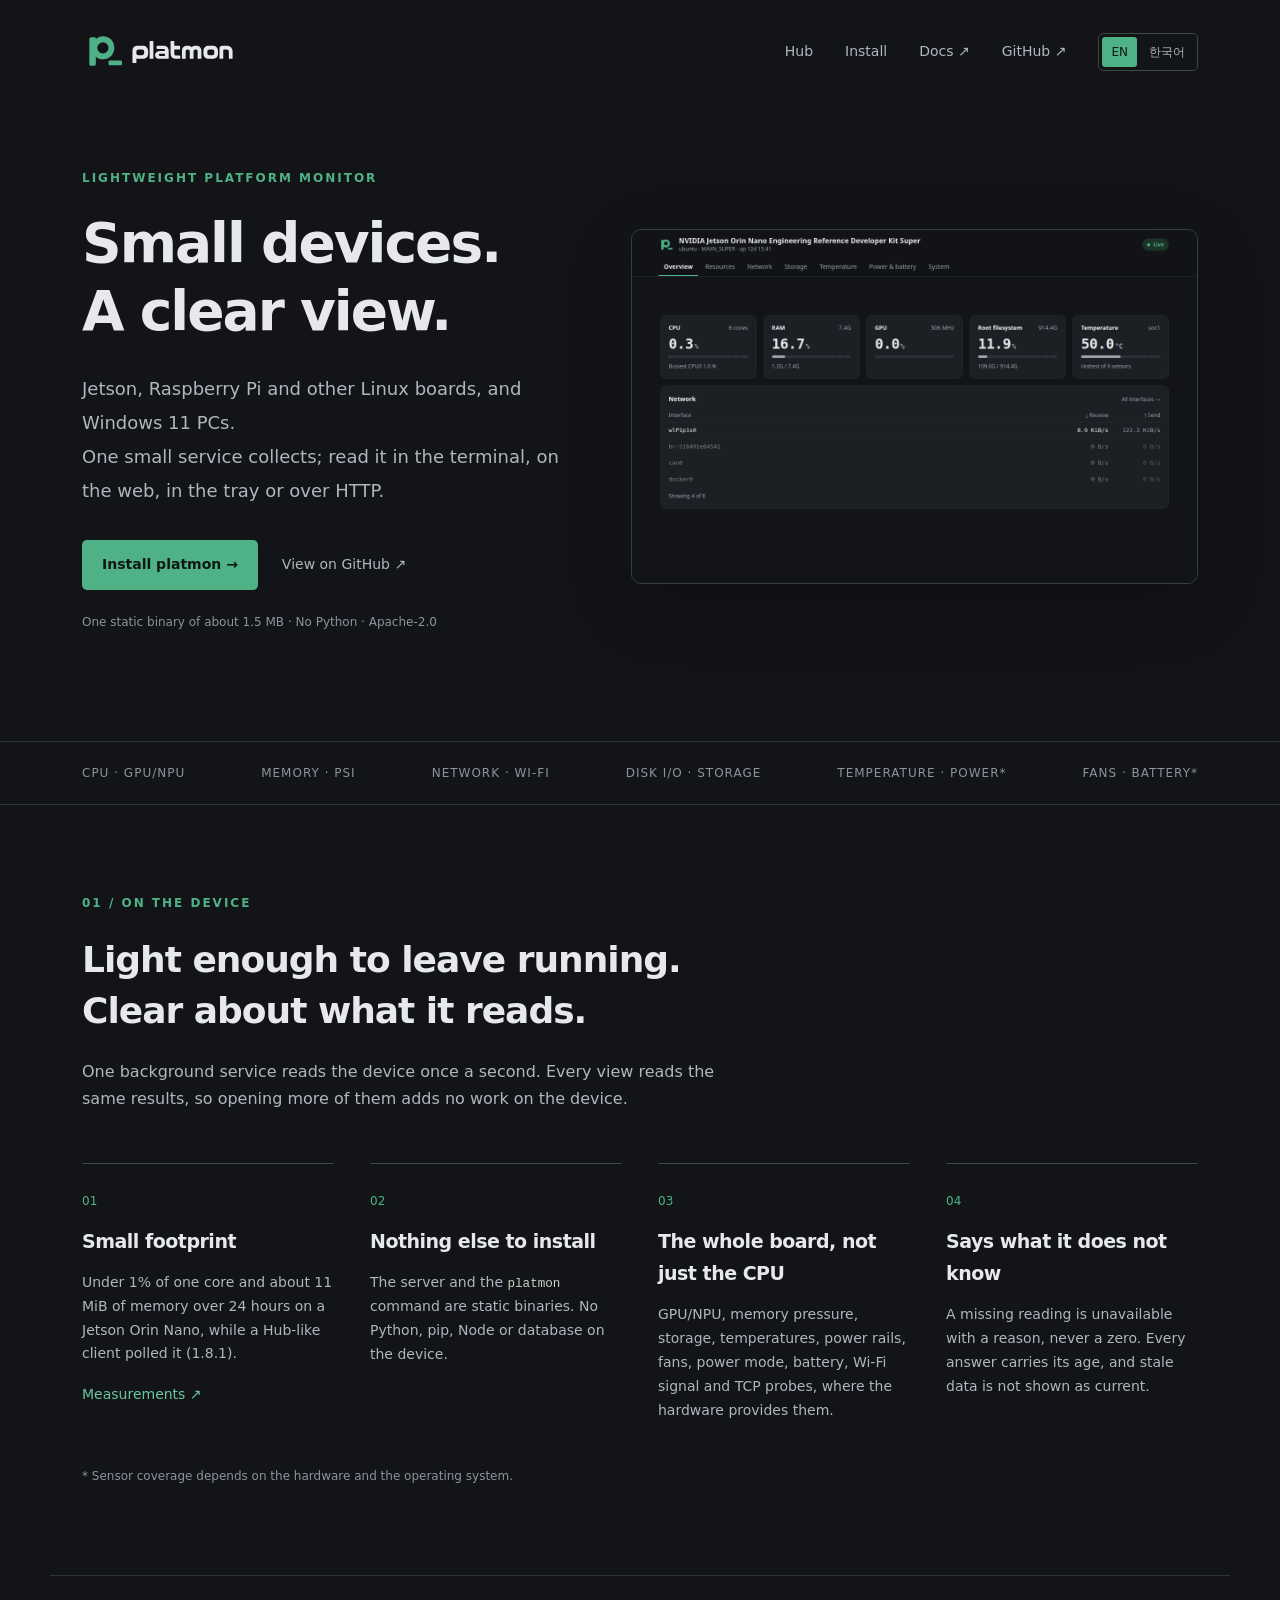
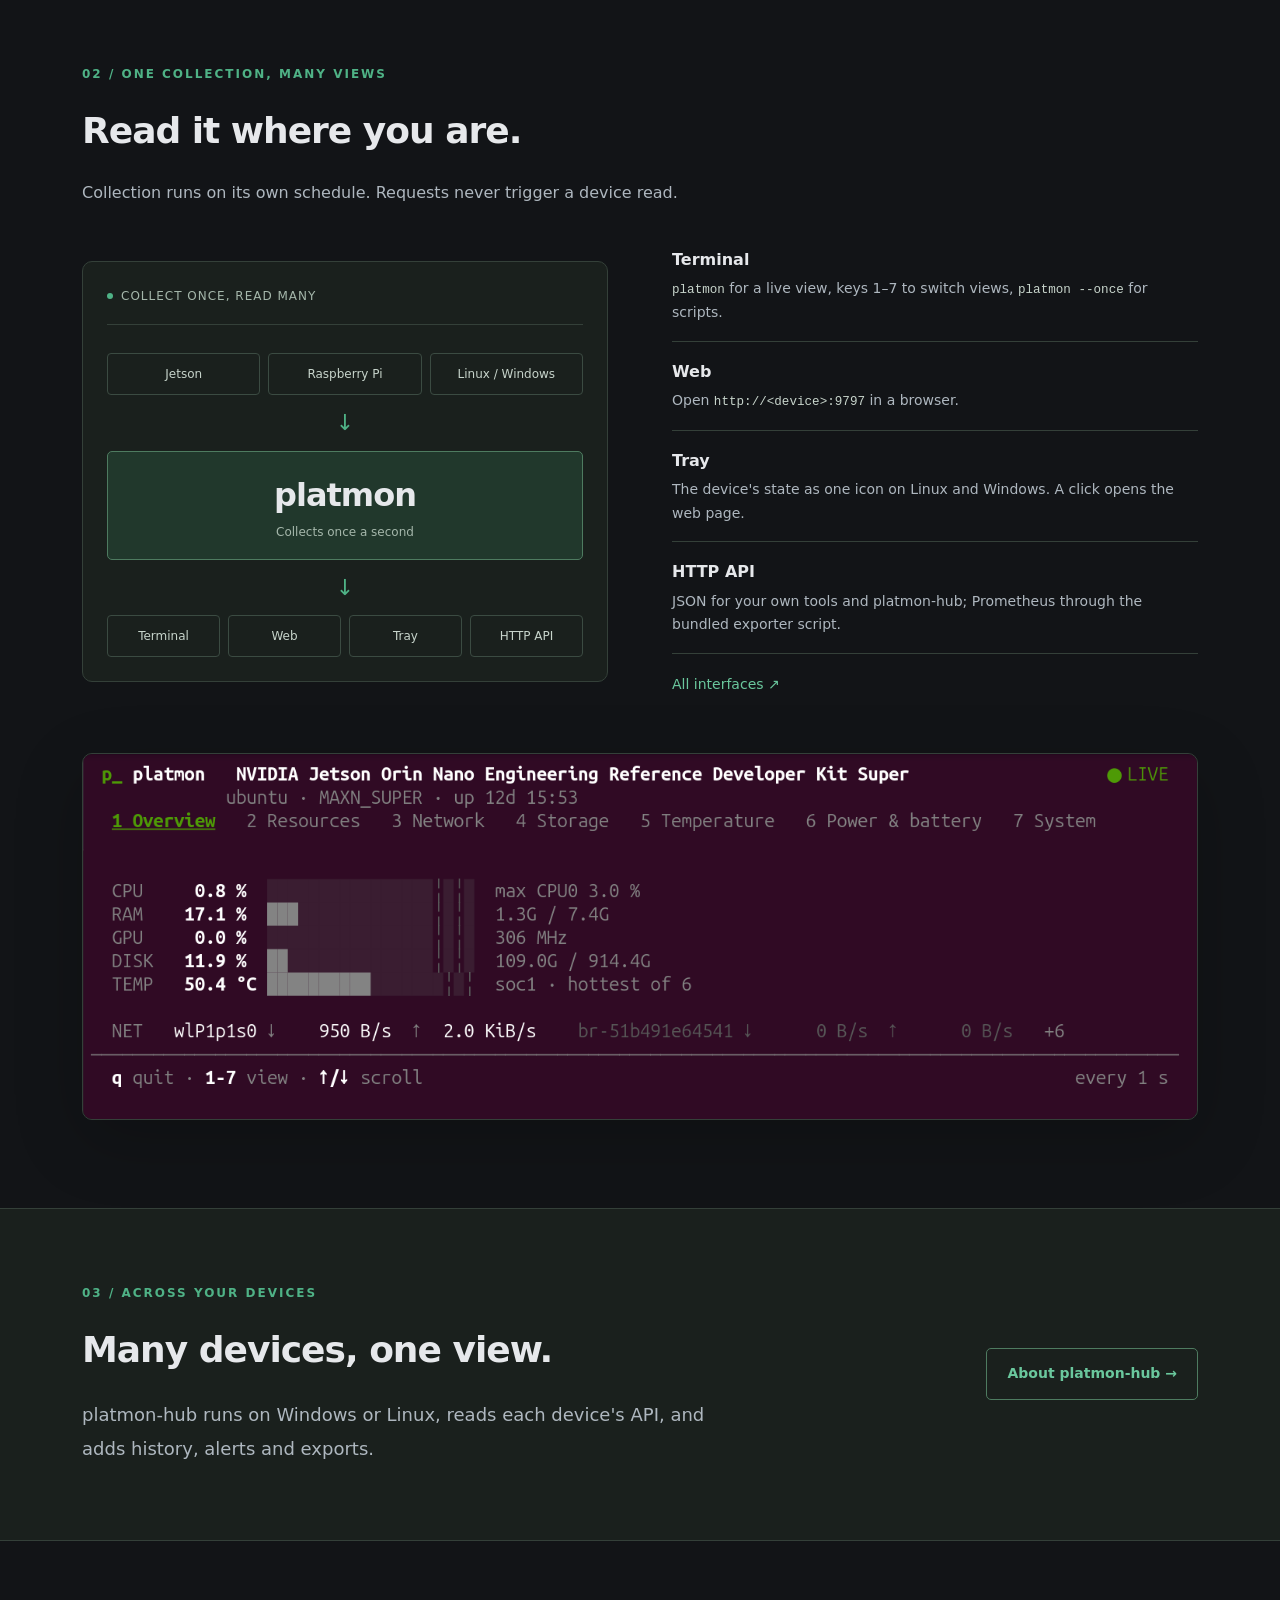
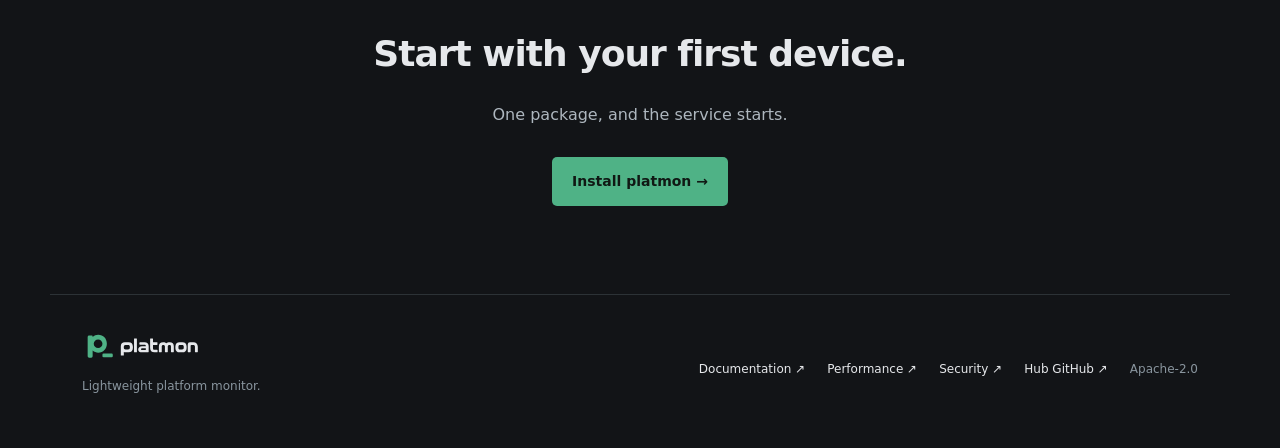
<file: index.html>
<!doctype html>
<html lang="en">
<head>
<meta charset="utf-8"><meta name="viewport" content="width=device-width, initial-scale=1">
<title data-i18n="home.title">platmon — Lightweight platform monitor</title>
<meta name="description" content="Lightweight monitoring for Jetson, Raspberry Pi and other Linux boards, and Windows 11 PCs. One small service, read from the terminal, the web, a tray icon or an HTTP API." data-i18n-attr="content" data-i18n="home.description">
<meta property="og:type" content="website"><meta property="og:url" content="https://platmon.github.io/">
<meta property="og:site_name" content="platmon"><meta property="og:title" content="platmon — Lightweight platform monitor">
<meta property="og:description" content="Lightweight monitoring for Jetson, Raspberry Pi and other Linux boards, and Windows 11 PCs, in the terminal, on the web, in the tray and over HTTP.">
<meta property="og:image" content="https://platmon.github.io/assets/og-image.png"><meta property="og:image:width" content="1200"><meta property="og:image:height" content="630">
<meta property="og:image:alt" content="platmon logo with the line: Small devices. A clear view."><meta name="twitter:card" content="summary_large_image">
<link rel="icon" href="assets/favicon.svg"><link rel="stylesheet" href="styles.css">
</head>
<body>
<a class="skip" href="#main" data-i18n="common.skip">Skip to content</a>
<header class="wrap"><a href="./" aria-label="platmon home" data-i18n-attr="aria-label" data-i18n="common.home"><img class="logo" src="assets/platmon-logo-dark.svg" alt="platmon"></a><nav aria-label="Main navigation" data-i18n-attr="aria-label" data-i18n="common.nav"><a href="hub/" data-i18n="nav.hub">Hub</a><a href="install/" data-i18n="nav.install">Install</a><a href="https://github.com/platmon/platmon/blob/main/docs/README.md" data-i18n="nav.docs">Docs ↗</a><a href="https://github.com/platmon/platmon">GitHub ↗</a><div class="language-switch" role="group" aria-label="Language / 언어" hidden><button type="button" data-language="en" lang="en" aria-pressed="true">EN</button><button type="button" data-language="ko" lang="ko" aria-pressed="false">한국어</button></div></nav></header>
<main id="main">
<section class="hero wrap">
<div><p class="eyebrow" data-i18n="home.eyebrow">LIGHTWEIGHT PLATFORM MONITOR</p><h1 data-i18n="home.h1">Small devices.<br>A clear view.</h1><p class="lead" data-i18n="home.lead">Jetson, Raspberry Pi and other Linux boards, and Windows 11 PCs.<br>One small service collects; read it in the terminal, on the web, in the tray or over HTTP.</p><div class="actions"><a class="button" href="install/" data-i18n="home.cta">Install platmon →</a><a class="secondary" href="https://github.com/platmon/platmon" data-i18n="home.github">View on GitHub ↗</a></div><p class="note" data-i18n="home.note">One static binary of about 1.5 MB · No Python · Apache-2.0</p></div>
<figure class="shot"><img src="assets/screenshots/web.png" width="1280" height="800" alt="The platmon web dashboard on a Jetson Orin Nano: CPU, RAM, GPU, root filesystem and temperature cards above a network table." data-i18n-attr="alt" data-i18n="home.shot"></figure>
</section>
<div class="band"><ul class="wrap" aria-label="Readings" data-i18n-attr="aria-label" data-i18n="home.band"><li data-i18n="home.band1">CPU · GPU/NPU</li><li data-i18n="home.band2">Memory · PSI</li><li data-i18n="home.band3">Network · Wi-Fi</li><li data-i18n="home.band4">Disk I/O · Storage</li><li data-i18n="home.band5">Temperature · Power*</li><li data-i18n="home.band6">Fans · Battery*</li></ul></div>
<section class="wrap section" id="features"><div class="section-heading"><p class="eyebrow" data-i18n="home.s1.eyebrow">01 / ON THE DEVICE</p><h2 data-i18n="home.s1.h2">Light enough to leave running.<br>Clear about what it reads.</h2><p data-i18n="home.s1.lead">One background service reads the device once a second. Every view reads the same results, so opening more of them adds no work on the device.</p></div><div class="features"><article><span class="number">01</span><h3 data-i18n="home.f1.h">Small footprint</h3><p data-i18n="home.f1.p">Under 1% of one core and about 11 MiB of memory over 24 hours on a Jetson Orin Nano, while a Hub-like client polled it (1.8.1).</p><a class="text-link" href="https://github.com/platmon/platmon/blob/main/docs/performance/README.md" data-i18n="home.f1.a">Measurements ↗</a></article><article><span class="number">02</span><h3 data-i18n="home.f2.h">Nothing else to install</h3><p data-i18n="home.f2.p">The server and the <code>platmon</code> command are static binaries. No Python, pip, Node or database on the device.</p></article><article><span class="number">03</span><h3 data-i18n="home.f3.h">The whole board, not just the CPU</h3><p data-i18n="home.f3.p">GPU/NPU, memory pressure, storage, temperatures, power rails, fans, power mode, battery, Wi-Fi signal and TCP probes, where the hardware provides them.</p></article><article><span class="number">04</span><h3 data-i18n="home.f4.h">Says what it does not know</h3><p data-i18n="home.f4.p">A missing reading is unavailable with a reason, never a zero. Every answer carries its age, and stale data is not shown as current.</p></article></div><p class="footnote" data-i18n="home.footnote">* Sensor coverage depends on the hardware and the operating system.</p></section>
<section class="wrap section views" id="views"><div class="section-heading"><p class="eyebrow" data-i18n="home.s2.eyebrow">02 / ONE COLLECTION, MANY VIEWS</p><h2 data-i18n="home.s2.h2">Read it where you are.</h2><p data-i18n="home.s2.lead">Collection runs on its own schedule. Requests never trigger a device read.</p></div>
<div class="views-grid"><div class="flow" role="img" aria-label="platmon collects once on the device and serves the same results to the terminal, the web, the tray and the HTTP API" data-i18n-attr="aria-label" data-i18n="home.flow"><div class="panel-top"><span class="dot"></span> <span data-i18n="home.flow.top">COLLECT ONCE, READ MANY</span></div><div class="sources"><span>Jetson</span><span>Raspberry Pi</span><span>Linux / Windows</span></div><div class="connector">↓</div><div class="agent"><strong>platmon</strong><span data-i18n="home.flow.agent">Collects once a second</span></div><div class="connector">↓</div><div class="outputs"><span>Terminal</span><span>Web</span><span>Tray</span><span>HTTP API</span></div></div>
<dl class="view-list"><div><dt data-i18n="home.v1.h">Terminal</dt><dd data-i18n="home.v1.p"><code>platmon</code> for a live view, keys 1–7 to switch views, <code>platmon --once</code> for scripts.</dd></div><div><dt data-i18n="home.v2.h">Web</dt><dd data-i18n="home.v2.p">Open <code>http://&lt;device&gt;:9797</code> in a browser.</dd></div><div><dt data-i18n="home.v3.h">Tray</dt><dd data-i18n="home.v3.p">The device's state as one icon on Linux and Windows. A click opens the web page.</dd></div><div><dt data-i18n="home.v4.h">HTTP API</dt><dd data-i18n="home.v4.p">JSON for your own tools and platmon-hub; Prometheus through the bundled exporter script.</dd></div><a class="text-link" href="https://github.com/platmon/platmon/blob/main/docs/guides/interfaces.md" data-i18n="home.v.a">All interfaces ↗</a></dl></div>
<figure class="shot shot-wide"><img src="assets/screenshots/cli.png" width="1434" height="469" loading="lazy" alt="The platmon terminal client's Overview on the same Jetson Orin Nano." data-i18n-attr="alt" data-i18n="home.cli"></figure>
</section>
<section class="hub-section" id="hub"><div class="wrap teaser"><div><p class="eyebrow" data-i18n="home.hub.eyebrow">03 / ACROSS YOUR DEVICES</p><h2 data-i18n="home.hub.h2">Many devices, one view.</h2><p class="lead" data-i18n="home.hub.p">platmon-hub runs on Windows or Linux, reads each device's API, and adds history, alerts and exports.</p></div><a class="button button-outline" href="hub/" data-i18n="home.hub.a">About platmon-hub →</a></div></section>
<section class="wrap section closing"><h2 data-i18n="home.end.h2">Start with your first device.</h2><p data-i18n="home.end.p">One package, and the service starts.</p><a class="button" href="install/" data-i18n="home.cta">Install platmon →</a></section>
</main>
<footer class="wrap"><div><img class="logo" src="assets/platmon-logo-dark.svg" alt="platmon"><p data-i18n="footer.tagline">Lightweight platform monitor.</p></div><div><a href="https://github.com/platmon/platmon/blob/main/docs/README.md" data-i18n="footer.docs">Documentation ↗</a><a href="https://github.com/platmon/platmon/blob/main/docs/performance/README.md" data-i18n="footer.performance">Performance ↗</a><a href="https://github.com/platmon/platmon/blob/main/SECURITY.md" data-i18n="footer.security">Security ↗</a><a href="https://github.com/platmon/platmon-hub" data-i18n="footer.hub">Hub GitHub ↗</a><span>Apache-2.0</span></div></footer>
<script src="language.js"></script>
</body></html>
</file>
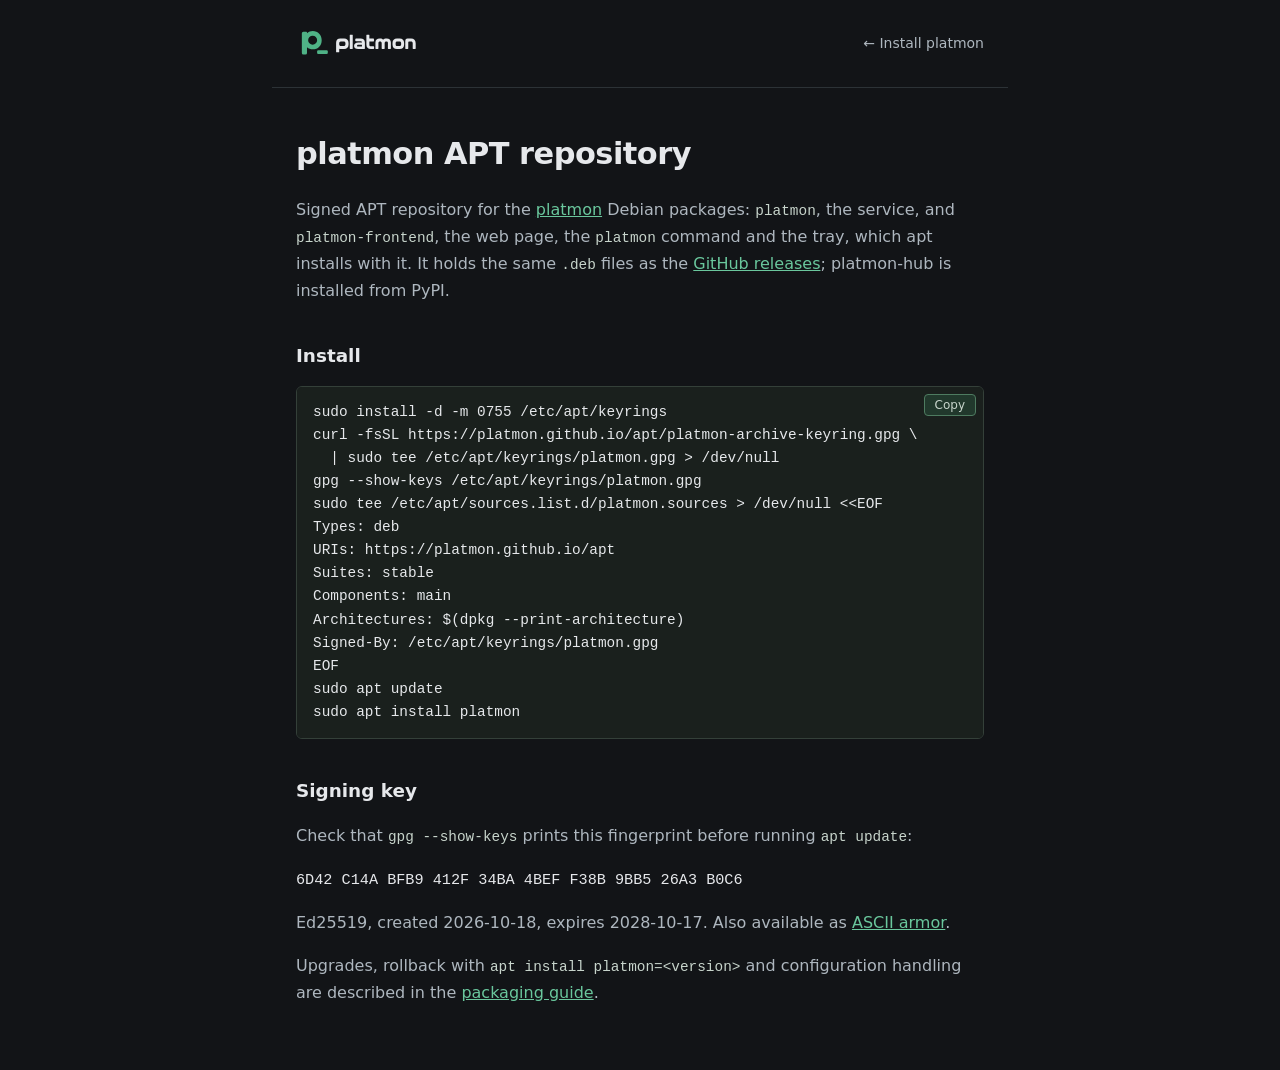
<file: apt/index.html>
<!doctype html>
<html lang="en">
<head>
<meta charset="utf-8"><meta name="viewport" content="width=device-width, initial-scale=1">
<title>platmon APT repository</title>
<meta name="color-scheme" content="dark">
<meta name="description" content="Signed APT repository for the platmon Debian packages.">
<link rel="icon" href="../assets/favicon.svg">
<style>
:root { --bg: #121417; --surface: #1a201d; --surface-accent: #21382c; --line: #2c3236; --line-soft: #344039; --line-accent: #4e7b60; --text: #e6e8eb; --text-muted: #aeb7bf; --code: #c7d4cb; --accent: #4fb286; --accent-hover: #6ac79d; --on-accent: #101814; --mono: ui-monospace, SFMono-Regular, Menlo, Consolas, monospace; }
* { box-sizing: border-box; }
body { margin: 0; background: var(--bg); color: var(--text); font: 16px/1.7 system-ui, -apple-system, "Segoe UI", sans-serif; }
a { color: var(--accent-hover); }
a:hover { color: var(--accent); }
a:focus-visible { outline: 2px solid var(--accent); outline-offset: 4px; }
header, main { max-width: 46rem; margin: 0 auto; padding-left: 24px; padding-right: 24px; }
header { display: flex; justify-content: space-between; align-items: center; min-height: 88px; border-bottom: 1px solid var(--line); }
header a { display: inline-flex; align-items: center; min-height: 44px; text-decoration: none; font-size: 14px; color: var(--text-muted); }
header a:hover { color: var(--accent); }
.logo { width: 124px; height: auto; display: block; }
main { padding-top: 2.5rem; padding-bottom: 3rem; }
h1 { font-size: 1.9rem; letter-spacing: -.5px; margin: 0 0 .5rem; }
h2 { font-size: 1.15rem; margin: 2.25rem 0 .5rem; }
p, li { color: var(--text-muted); }
pre, code { font: .9rem/1.6 var(--mono); }
code { color: var(--code); }
pre { background: var(--surface); border: 1px solid var(--line-soft); border-radius: 6px; padding: .875rem 1rem; overflow-x: auto; }
pre code { color: var(--text); white-space: pre; }
.command { position: relative; }
.command pre { padding-right: 4.5rem; }
.copy { position: absolute; top: 8px; right: 8px; font: 12px system-ui, sans-serif; color: var(--code); background: var(--surface-accent); border: 1px solid var(--line-accent); border-radius: 4px; padding: 3px 10px; cursor: pointer; }
.copy:hover { background: #2a4a39; }
.copy:focus-visible { outline: 2px solid var(--accent-hover); outline-offset: 2px; }
.copy[data-state="copied"] { color: var(--on-accent); background: var(--accent); border-color: var(--accent); }
.copy[data-state="failed"] { color: #f2b8b5; border-color: #a0524d; }
code.fpr { overflow-wrap: anywhere; color: var(--text); font-size: .95rem; }
@media (max-width: 800px) { .command pre { padding-top: 44px; padding-right: 1rem; } }
</style>
</head>
<body>
<header><a href="../" aria-label="platmon home"><img class="logo" src="../assets/platmon-logo-dark.svg" alt="platmon"></a><a href="../install/">← Install platmon</a></header>
<main>
<h1>platmon APT repository</h1>
<p>Signed APT repository for the <a href="https://github.com/platmon/platmon">platmon</a> Debian packages: <code>platmon</code>, the service, and <code>platmon-frontend</code>, the web page, the <code>platmon</code> command and the tray, which apt installs with it. It holds the same <code>.deb</code> files as the <a href="https://github.com/platmon/platmon/releases">GitHub releases</a>; platmon-hub is installed from PyPI.</p>

<h2>Install</h2>
<pre><code>sudo install -d -m 0755 /etc/apt/keyrings
curl -fsSL https://platmon.github.io/apt/platmon-archive-keyring.gpg \
  | sudo tee /etc/apt/keyrings/platmon.gpg &gt; /dev/null
gpg --show-keys /etc/apt/keyrings/platmon.gpg
sudo tee /etc/apt/sources.list.d/platmon.sources &gt; /dev/null &lt;&lt;EOF
Types: deb
URIs: https://platmon.github.io/apt
Suites: stable
Components: main
Architectures: $(dpkg --print-architecture)
Signed-By: /etc/apt/keyrings/platmon.gpg
EOF
sudo apt update
sudo apt install platmon</code></pre>

<h2>Signing key</h2>
<p>Check that <code>gpg --show-keys</code> prints this fingerprint before running <code>apt update</code>:</p>
<p><code class="fpr">6D42 C14A BFB9 412F 34BA 4BEF F38B 9BB5 26A3 B0C6</code></p>
<p>Ed25519, created 2026-10-18, expires 2028-10-17. Also available as <a href="platmon-archive-keyring.asc">ASCII armor</a>.</p>

<p>Upgrades, rollback with <code>apt install platmon=&lt;version&gt;</code> and configuration handling are described in the <a href="https://github.com/platmon/platmon/blob/main/docs/reference/packaging.md">packaging guide</a>.</p>
</main>
<script src="../copy.js"></script>
</body>
</html>
</file>
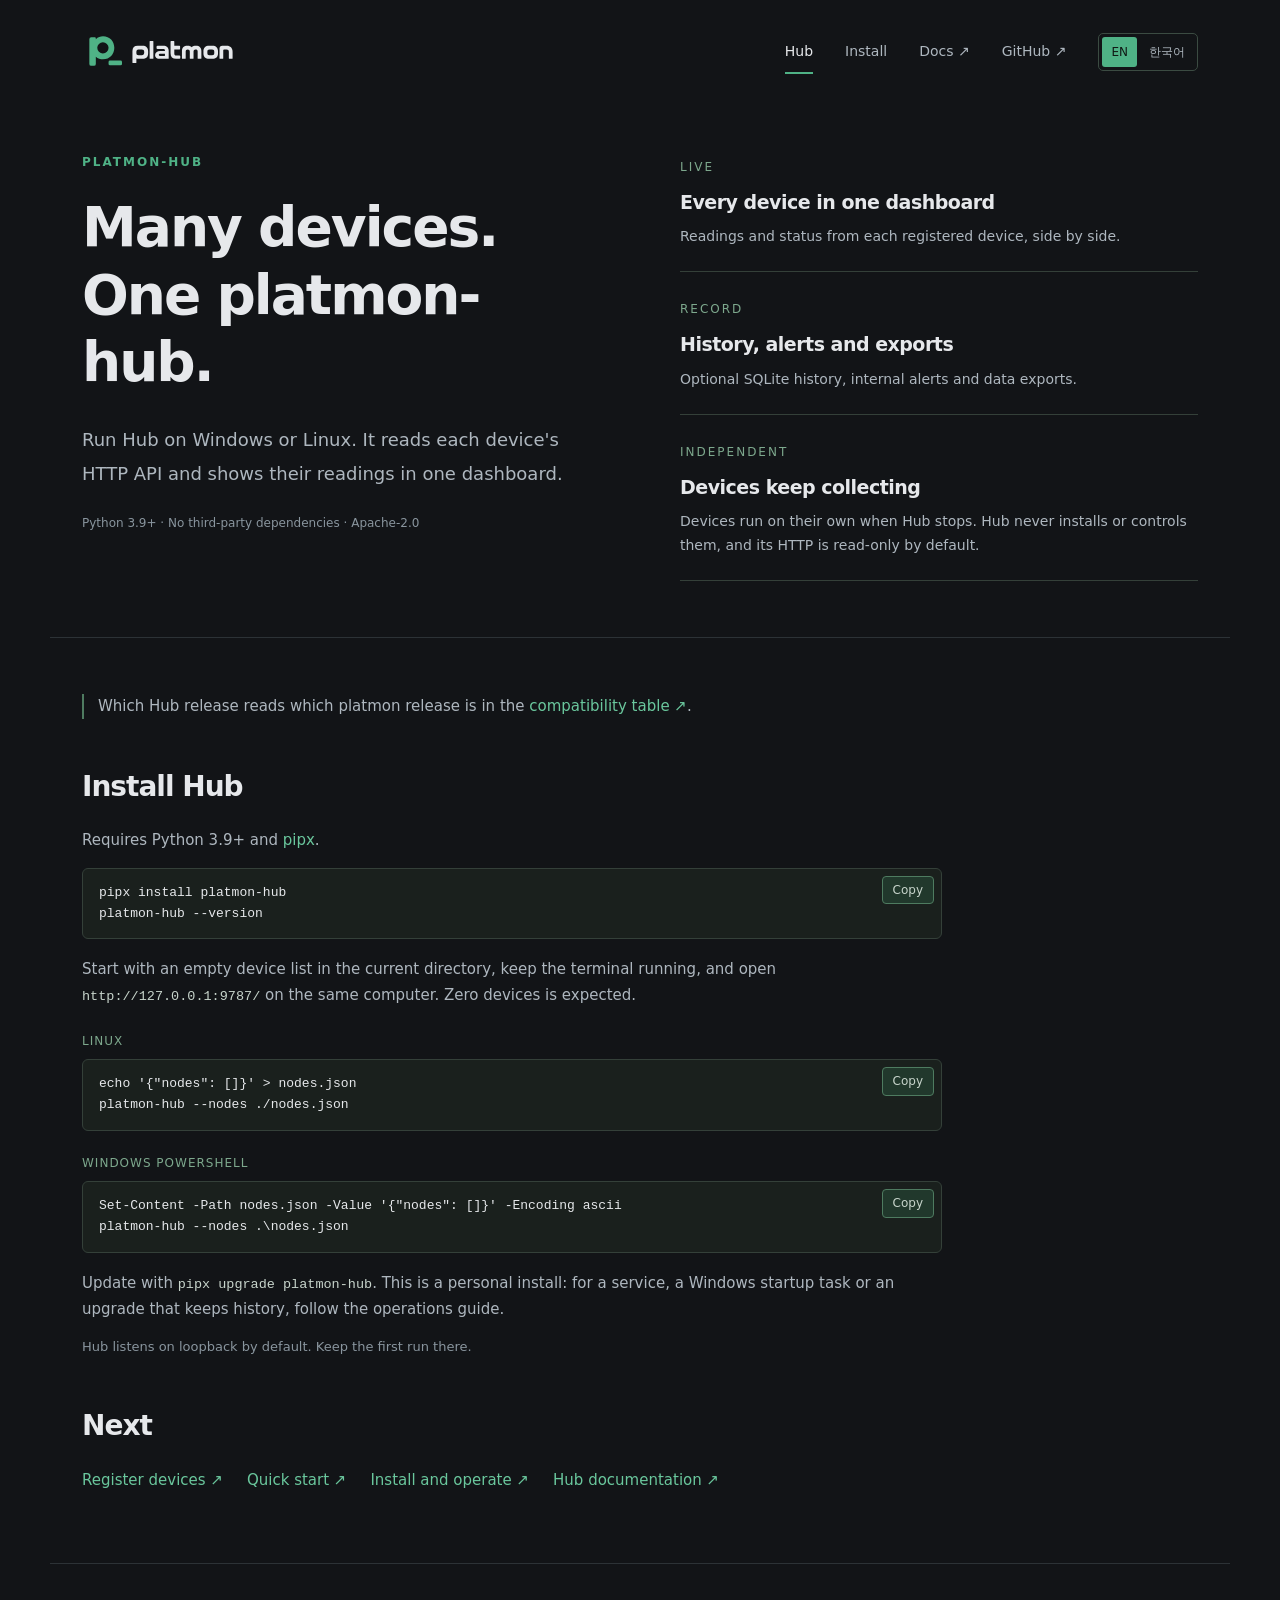
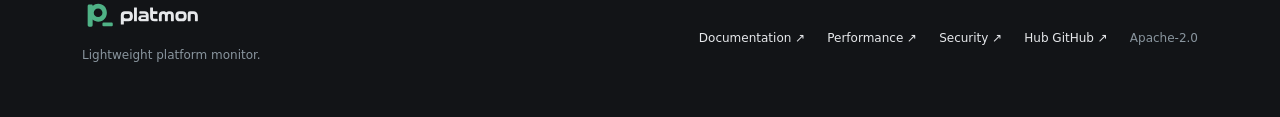
<file: hub/index.html>
<!doctype html>
<html lang="en">
<head>
<meta charset="utf-8"><meta name="viewport" content="width=device-width, initial-scale=1">
<title data-i18n="hub.title">platmon-hub — many devices in one view</title>
<meta name="description" content="platmon-hub runs on Windows or Linux, reads each platmon device's HTTP API and adds history, alerts and exports." data-i18n-attr="content" data-i18n="hub.description">
<meta property="og:type" content="website"><meta property="og:url" content="https://platmon.github.io/hub/">
<meta property="og:site_name" content="platmon"><meta property="og:title" content="platmon-hub — many devices in one view">
<meta property="og:description" content="platmon-hub runs on Windows or Linux, reads each platmon device's HTTP API and adds history, alerts and exports.">
<meta property="og:image" content="https://platmon.github.io/assets/og-image.png"><meta property="og:image:width" content="1200"><meta property="og:image:height" content="630">
<meta property="og:image:alt" content="platmon logo with the line: Small devices. A clear view."><meta name="twitter:card" content="summary_large_image">
<link rel="icon" href="../assets/favicon.svg"><link rel="stylesheet" href="../styles.css">
</head>
<body>
<a class="skip" href="#main" data-i18n="common.skip">Skip to content</a>
<header class="wrap"><a href="../" aria-label="platmon home" data-i18n-attr="aria-label" data-i18n="common.home"><img class="logo" src="../assets/platmon-logo-dark.svg" alt="platmon"></a><nav aria-label="Main navigation" data-i18n-attr="aria-label" data-i18n="common.nav"><a href="./" aria-current="page" data-i18n="nav.hub">Hub</a><a href="../install/" data-i18n="nav.install">Install</a><a href="https://github.com/platmon/platmon/blob/main/docs/README.md" data-i18n="nav.docs">Docs ↗</a><a href="https://github.com/platmon/platmon">GitHub ↗</a><div class="language-switch" role="group" aria-label="Language / 언어" hidden><button type="button" data-language="en" lang="en" aria-pressed="true">EN</button><button type="button" data-language="ko" lang="ko" aria-pressed="false">한국어</button></div></nav></header>
<main id="main" class="page">
<section class="wrap page-hero hub-hero"><div><p class="eyebrow" data-i18n="hub.eyebrow">PLATMON-HUB</p><h1 data-i18n="hub.h1">Many devices.<br>One platmon-hub.</h1><p class="lead" data-i18n="hub.lead">Run Hub on Windows or Linux. It reads each device's HTTP API and shows their readings in one dashboard.</p><p class="note" data-i18n="hub.note">Python 3.9+ · No third-party dependencies · Apache-2.0</p></div>
<div class="hub-details"><div><span data-i18n="hub.d1.k">LIVE</span><h3 data-i18n="hub.d1.h">Every device in one dashboard</h3><p data-i18n="hub.d1.p">Readings and status from each registered device, side by side.</p></div><div><span data-i18n="hub.d2.k">RECORD</span><h3 data-i18n="hub.d2.h">History, alerts and exports</h3><p data-i18n="hub.d2.p">Optional SQLite history, internal alerts and data exports.</p></div><div><span data-i18n="hub.d3.k">INDEPENDENT</span><h3 data-i18n="hub.d3.h">Devices keep collecting</h3><p data-i18n="hub.d3.p">Devices run on their own when Hub stops. Hub never installs or controls them, and its HTTP is read-only by default.</p></div></div></section>
<section class="wrap section prose" id="install"><p class="compat" data-i18n="hub.compat">Which Hub release reads which platmon release is in the <a href="https://github.com/platmon/platmon/blob/main/docs/reference/hub-compatibility.md">compatibility table ↗</a>.</p>
<h2 data-i18n="hub.install.h">Install Hub</h2><p data-i18n="hub.install.p">Requires Python 3.9+ and <a href="https://pipx.pypa.io/">pipx</a>.</p>
<pre><code>pipx install platmon-hub
platmon-hub --version</code></pre>
<p data-i18n="hub.start.p">Start with an empty device list in the current directory, keep the terminal running, and open <code>http://127.0.0.1:9787/</code> on the same computer. Zero devices is expected.</p>
<p class="code-label" data-i18n="hub.linux">Linux</p>
<pre><code>echo '{"nodes": []}' &gt; nodes.json
platmon-hub --nodes ./nodes.json</code></pre>
<p class="code-label" data-i18n="hub.windows">Windows PowerShell</p>
<pre><code>Set-Content -Path nodes.json -Value '{"nodes": []}' -Encoding ascii
platmon-hub --nodes .\nodes.json</code></pre>
<p data-i18n="hub.update">Update with <code>pipx upgrade platmon-hub</code>. This is a personal install: for a service, a Windows startup task or an upgrade that keeps history, follow the operations guide.</p>
<p class="small-note" data-i18n="hub.loopback">Hub listens on loopback by default. Keep the first run there.</p>
<h2 data-i18n="hub.next.h">Next</h2>
<p class="links"><a href="https://github.com/platmon/platmon-hub/blob/main/docs/guides/setup.md#register-agents-and-start-monitoring" data-i18n="hub.a1">Register devices ↗</a><a href="https://github.com/platmon/platmon-hub/blob/main/docs/guides/quick-start.md" data-i18n="hub.a2">Quick start ↗</a><a href="https://github.com/platmon/platmon-hub/blob/main/docs/guides/operations.md" data-i18n="hub.a3">Install and operate ↗</a><a href="https://github.com/platmon/platmon-hub/blob/main/docs/README.md" data-i18n="hub.a4">Hub documentation ↗</a></p></section>
</main>
<footer class="wrap"><div><img class="logo" src="../assets/platmon-logo-dark.svg" alt="platmon"><p data-i18n="footer.tagline">Lightweight platform monitor.</p></div><div><a href="https://github.com/platmon/platmon/blob/main/docs/README.md" data-i18n="footer.docs">Documentation ↗</a><a href="https://github.com/platmon/platmon/blob/main/docs/performance/README.md" data-i18n="footer.performance">Performance ↗</a><a href="https://github.com/platmon/platmon/blob/main/SECURITY.md" data-i18n="footer.security">Security ↗</a><a href="https://github.com/platmon/platmon-hub" data-i18n="footer.hub">Hub GitHub ↗</a><span>Apache-2.0</span></div></footer>
<script src="../language.js"></script>
<script src="../copy.js"></script>
</body></html>
</file>
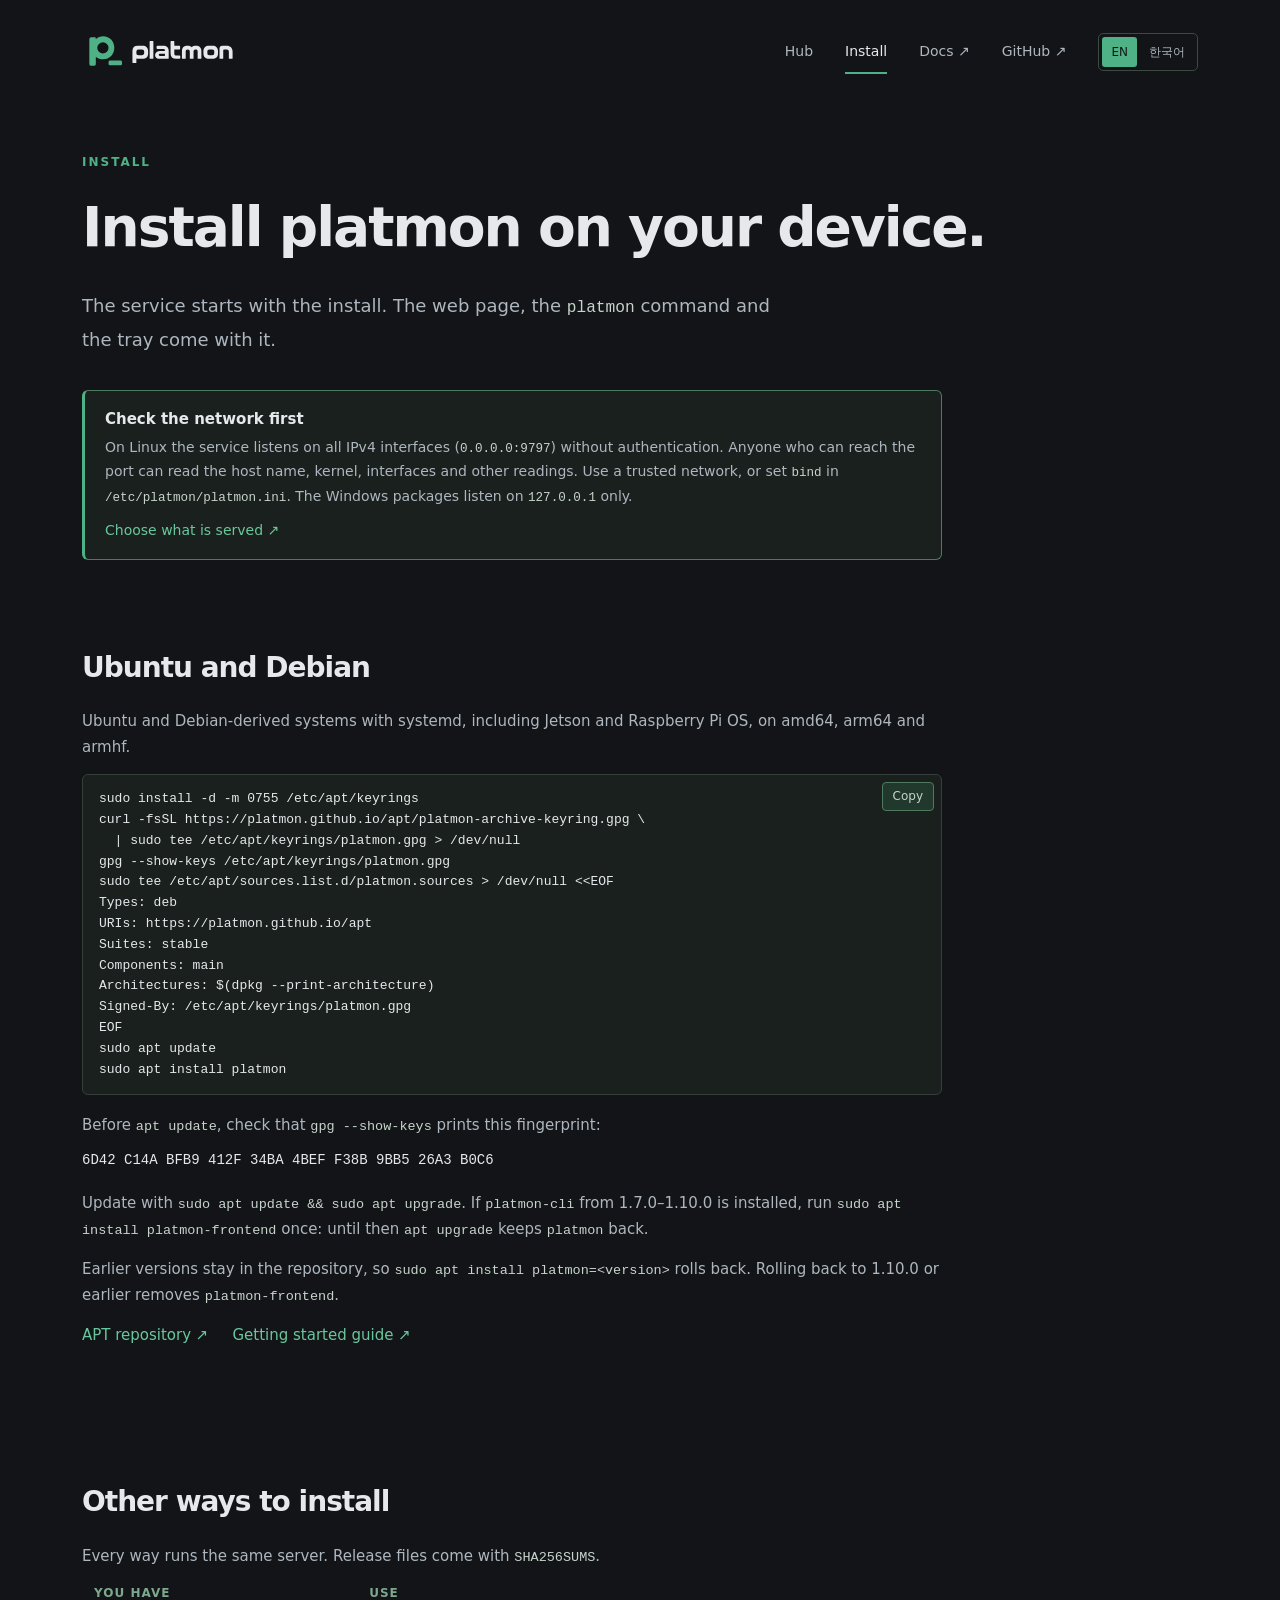
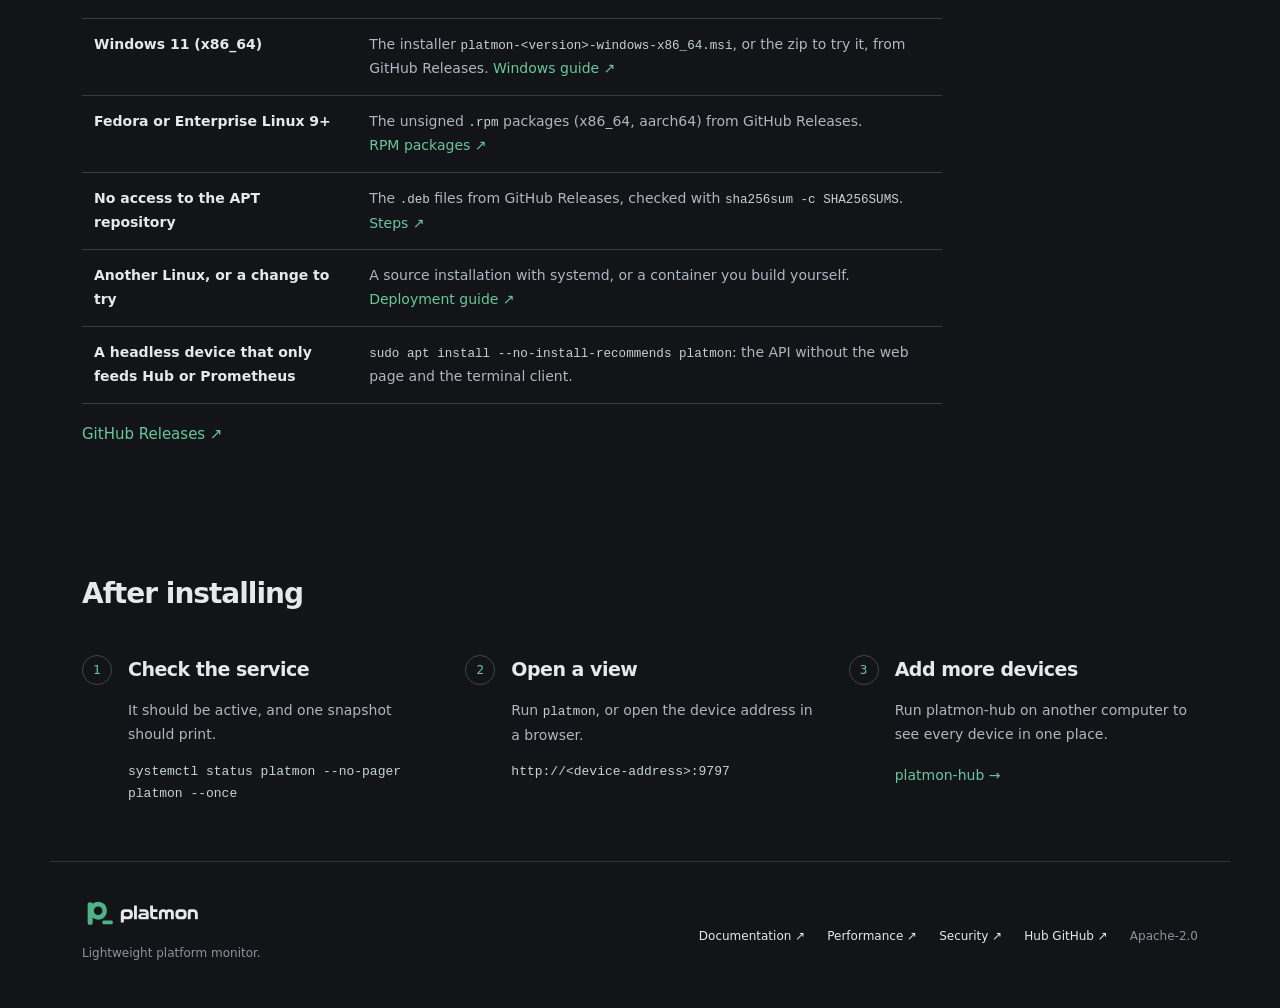
<file: install/index.html>
<!doctype html>
<html lang="en">
<head>
<meta charset="utf-8"><meta name="viewport" content="width=device-width, initial-scale=1">
<title data-i18n="install.title">Install platmon</title>
<meta name="description" content="Install platmon from the signed APT repository on Ubuntu and Debian, or with the Windows 11 installer, RPM packages or a source install." data-i18n-attr="content" data-i18n="install.description">
<meta property="og:type" content="website"><meta property="og:url" content="https://platmon.github.io/install/">
<meta property="og:site_name" content="platmon"><meta property="og:title" content="Install platmon">
<meta property="og:description" content="Install platmon from the signed APT repository on Ubuntu and Debian, or with the Windows 11 installer, RPM packages or a source install.">
<meta property="og:image" content="https://platmon.github.io/assets/og-image.png"><meta property="og:image:width" content="1200"><meta property="og:image:height" content="630">
<meta property="og:image:alt" content="platmon logo with the line: Small devices. A clear view."><meta name="twitter:card" content="summary_large_image">
<link rel="icon" href="../assets/favicon.svg"><link rel="stylesheet" href="../styles.css">
</head>
<body>
<a class="skip" href="#main" data-i18n="common.skip">Skip to content</a>
<header class="wrap"><a href="../" aria-label="platmon home" data-i18n-attr="aria-label" data-i18n="common.home"><img class="logo" src="../assets/platmon-logo-dark.svg" alt="platmon"></a><nav aria-label="Main navigation" data-i18n-attr="aria-label" data-i18n="common.nav"><a href="../hub/" data-i18n="nav.hub">Hub</a><a href="./" aria-current="page" data-i18n="nav.install">Install</a><a href="https://github.com/platmon/platmon/blob/main/docs/README.md" data-i18n="nav.docs">Docs ↗</a><a href="https://github.com/platmon/platmon">GitHub ↗</a><div class="language-switch" role="group" aria-label="Language / 언어" hidden><button type="button" data-language="en" lang="en" aria-pressed="true">EN</button><button type="button" data-language="ko" lang="ko" aria-pressed="false">한국어</button></div></nav></header>
<main id="main" class="page">
<section class="wrap page-hero"><p class="eyebrow" data-i18n="install.eyebrow">INSTALL</p><h1 data-i18n="install.h1">Install platmon on your device.</h1><p class="lead" data-i18n="install.lead">The service starts with the install. The web page, the <code>platmon</code> command and the tray come with it.</p>
<aside class="notice" aria-labelledby="notice-title"><strong id="notice-title" data-i18n="install.notice.h">Check the network first</strong><span data-i18n="install.notice.p">On Linux the service listens on all IPv4 interfaces (<code>0.0.0.0:9797</code>) without authentication. Anyone who can reach the port can read the host name, kernel, interfaces and other readings. Use a trusted network, or set <code>bind</code> in <code>/etc/platmon/platmon.ini</code>. The Windows packages listen on <code>127.0.0.1</code> only.</span><a href="https://github.com/platmon/platmon/blob/main/docs/guides/deployment.md#choosing-what-is-served" data-i18n="install.notice.a">Choose what is served ↗</a></aside></section>
<section class="wrap section prose" id="apt"><h2 data-i18n="install.apt.h">Ubuntu and Debian</h2><p data-i18n="install.apt.p">Ubuntu and Debian-derived systems with systemd, including Jetson and Raspberry Pi OS, on amd64, arm64 and armhf.</p>
<pre><code>sudo install -d -m 0755 /etc/apt/keyrings
curl -fsSL https://platmon.github.io/apt/platmon-archive-keyring.gpg \
  | sudo tee /etc/apt/keyrings/platmon.gpg &gt; /dev/null
gpg --show-keys /etc/apt/keyrings/platmon.gpg
sudo tee /etc/apt/sources.list.d/platmon.sources &gt; /dev/null &lt;&lt;EOF
Types: deb
URIs: https://platmon.github.io/apt
Suites: stable
Components: main
Architectures: $(dpkg --print-architecture)
Signed-By: /etc/apt/keyrings/platmon.gpg
EOF
sudo apt update
sudo apt install platmon</code></pre>
<p data-i18n="install.fpr">Before <code>apt update</code>, check that <code>gpg --show-keys</code> prints this fingerprint:</p><code class="fpr">6D42 C14A BFB9 412F 34BA 4BEF F38B 9BB5 26A3 B0C6</code>
<p data-i18n="install.update">Update with <code>sudo apt update &amp;&amp; sudo apt upgrade</code>. If <code>platmon-cli</code> from 1.7.0–1.10.0 is installed, run <code>sudo apt install platmon-frontend</code> once: until then <code>apt upgrade</code> keeps <code>platmon</code> back.</p>
<p data-i18n="install.rollback">Earlier versions stay in the repository, so <code>sudo apt install platmon=&lt;version&gt;</code> rolls back. Rolling back to 1.10.0 or earlier removes <code>platmon-frontend</code>.</p>
<p class="links"><a href="../apt/" data-i18n="install.apt.a1">APT repository ↗</a><a href="https://github.com/platmon/platmon/blob/main/docs/guides/getting-started.md" data-i18n="install.apt.a2">Getting started guide ↗</a></p></section>
<section class="wrap section prose" id="other"><h2 data-i18n="install.other.h">Other ways to install</h2><p data-i18n="install.other.p">Every way runs the same server. Release files come with <code>SHA256SUMS</code>.</p>
<table class="ways"><thead><tr><th scope="col" data-i18n="install.th1">You have</th><th scope="col" data-i18n="install.th2">Use</th></tr></thead><tbody>
<tr><th scope="row" data-i18n="install.r1.k">Windows 11 (x86_64)</th><td data-i18n="install.r1.v">The installer <code>platmon-&lt;version&gt;-windows-x86_64.msi</code>, or the zip to try it, from GitHub Releases. <a href="https://github.com/platmon/platmon/blob/main/docs/guides/getting-started.md#windows">Windows guide ↗</a></td></tr>
<tr><th scope="row" data-i18n="install.r2.k">Fedora or Enterprise Linux 9+</th><td data-i18n="install.r2.v">The unsigned <code>.rpm</code> packages (x86_64, aarch64) from GitHub Releases. <a href="https://github.com/platmon/platmon/blob/main/docs/reference/packaging.md#rpm-packages">RPM packages ↗</a></td></tr>
<tr><th scope="row" data-i18n="install.r3.k">No access to the APT repository</th><td data-i18n="install.r3.v">The <code>.deb</code> files from GitHub Releases, checked with <code>sha256sum -c SHA256SUMS</code>. <a href="https://github.com/platmon/platmon/blob/main/docs/guides/getting-started.md#requirements-and-installation">Steps ↗</a></td></tr>
<tr><th scope="row" data-i18n="install.r4.k">Another Linux, or a change to try</th><td data-i18n="install.r4.v">A source installation with systemd, or a container you build yourself. <a href="https://github.com/platmon/platmon/blob/main/docs/guides/deployment.md">Deployment guide ↗</a></td></tr>
<tr><th scope="row" data-i18n="install.r5.k">A headless device that only feeds Hub or Prometheus</th><td data-i18n="install.r5.v"><code>sudo apt install --no-install-recommends platmon</code>: the API without the web page and the terminal client.</td></tr>
</tbody></table>
<p class="links"><a href="https://github.com/platmon/platmon/releases" data-i18n="install.releases">GitHub Releases ↗</a></p></section>
<section class="wrap section start" id="next"><h2 data-i18n="install.next.h">After installing</h2><ol class="steps"><li><span>1</span><div><h3 data-i18n="install.n1.h">Check the service</h3><p data-i18n="install.n1.p">It should be active, and one snapshot should print.</p><code class="address">systemctl status platmon --no-pager<br>platmon --once</code></div></li><li><span>2</span><div><h3 data-i18n="install.n2.h">Open a view</h3><p data-i18n="install.n2.p">Run <code>platmon</code>, or open the device address in a browser.</p><code class="address" data-i18n="install.n2.code">http://&lt;device-address&gt;:9797</code></div></li><li><span>3</span><div><h3 data-i18n="install.n3.h">Add more devices</h3><p data-i18n="install.n3.p">Run platmon-hub on another computer to see every device in one place.</p><a href="../hub/" data-i18n="install.n3.a">platmon-hub →</a></div></li></ol></section>
</main>
<footer class="wrap"><div><img class="logo" src="../assets/platmon-logo-dark.svg" alt="platmon"><p data-i18n="footer.tagline">Lightweight platform monitor.</p></div><div><a href="https://github.com/platmon/platmon/blob/main/docs/README.md" data-i18n="footer.docs">Documentation ↗</a><a href="https://github.com/platmon/platmon/blob/main/docs/performance/README.md" data-i18n="footer.performance">Performance ↗</a><a href="https://github.com/platmon/platmon/blob/main/SECURITY.md" data-i18n="footer.security">Security ↗</a><a href="https://github.com/platmon/platmon-hub" data-i18n="footer.hub">Hub GitHub ↗</a><span>Apache-2.0</span></div></footer>
<script src="../language.js"></script>
<script src="../copy.js"></script>
</body></html>
</file>
<file: styles.css>
:root{--bg:#121417;--surface:#1a201d;--surface-accent:#21382c;--surface-accent-hover:#2a4a39;--line:#2c3236;--line-soft:#344039;--line-strong:#3b4b42;--line-accent:#4e7b60;--text:#e6e8eb;--text-muted:#aeb7bf;--text-subtle:#89959e;--text-green:#a5b7ab;--label:#7da88d;--code:#c7d4cb;--accent:#4fb286;--accent-hover:#6ac79d;--on-accent:#101814;--danger-text:#f2b8b5;--danger-line:#a0524d;--mono:ui-monospace,SFMono-Regular,Menlo,Consolas,monospace}
*{box-sizing:border-box}
html{scroll-behavior:smooth;scroll-padding-top:30px}
body{margin:0;background:var(--bg);color:var(--text);font-family:system-ui,-apple-system,"Segoe UI",sans-serif;line-height:1.7;word-break:keep-all}
a{color:inherit;text-decoration:none}
a:hover{color:var(--accent)}
a:focus-visible{outline:2px solid var(--accent);outline-offset:6px}
code{font-family:var(--mono);font-size:.9em;color:var(--code)}
.wrap{max-width:1180px;margin:auto;padding-left:32px;padding-right:32px}
.skip{position:absolute;left:16px;top:-100px;background:var(--bg);padding:12px;z-index:3}
.skip:focus{top:8px}

/* Header and footer, shared by every page */
header{height:104px;display:flex;justify-content:space-between;align-items:center}
.logo{width:156px;height:auto;display:block}
nav{display:flex;align-items:center;gap:32px;font-size:14px;color:var(--text-muted)}
nav>a{display:inline-flex;align-items:center;min-height:44px}
nav>a[aria-current="page"]{color:var(--text);box-shadow:inset 0 -2px 0 var(--accent)}
.language-switch{display:flex;gap:3px;border:1px solid var(--line-strong);border-radius:5px;padding:3px}
.language-switch[hidden]{display:none}
.language-switch button{font:inherit;font-size:12px;color:var(--text-muted);background:transparent;border:0;border-radius:3px;padding:5px 9px;cursor:pointer}
.language-switch button[aria-pressed="true"]{color:var(--on-accent);background:var(--accent)}
.language-switch button:focus-visible{outline:2px solid var(--accent-hover);outline-offset:3px}
footer{display:flex;justify-content:space-between;align-items:center;border-top:1px solid var(--line);padding-top:35px;padding-bottom:40px}
footer .logo{width:120px}
footer p{font-size:12px;color:var(--text-subtle)}
footer>div:last-child{display:flex;gap:22px;font-size:12px}
footer span{color:var(--text-subtle)}

/* Type */
.eyebrow{color:var(--accent);font-size:12px;letter-spacing:2px;font-weight:700;margin:0 0 22px}
h1{font-size:clamp(38px,4.3vw,60px);line-height:1.22;letter-spacing:-1.5px;margin:0 0 27px}
h2{font-size:36px;line-height:1.4;letter-spacing:-1px;margin:0 0 22px}
h3{font-size:19px;letter-spacing:-.5px;margin:12px 0}
html[lang="en"] body{word-break:normal}
html[lang="en"] h1{letter-spacing:-2px}
.lead{font-size:18px;color:var(--text-muted);line-height:1.9}
.note{font-size:12px;color:var(--text-subtle);margin-top:22px}
.footnote{font-size:12px;color:var(--text-subtle);margin:30px 0 0}
.text-link{color:var(--accent-hover);font-size:14px}

/* Buttons */
.actions{display:flex;align-items:center;gap:24px;margin-top:32px;flex-wrap:wrap}
.button{display:inline-block;background:var(--accent);color:var(--on-accent);padding:13px 20px;border-radius:5px;font-size:14px;font-weight:700}
.button:hover{background:var(--accent-hover);color:var(--on-accent)}
.button-outline{background:transparent;color:var(--accent-hover);border:1px solid var(--line-accent)}
.button-outline:hover{background:var(--surface-accent);color:var(--text)}
.secondary{font-size:14px;color:var(--text-muted)}

/* Home */
.hero{display:grid;grid-template-columns:1fr 1.15fr;gap:56px;align-items:center;padding-top:64px;padding-bottom:96px}
.shot{margin:0;border:1px solid var(--line-soft);border-radius:10px;overflow:hidden;background:var(--surface);box-shadow:0 20px 70px #0003}
.shot img{display:block;width:100%;height:auto}
.shot-wide{margin-top:56px}
.band{border-top:1px solid var(--line);border-bottom:1px solid var(--line)}
.band ul{display:flex;justify-content:space-between;flex-wrap:wrap;gap:12px 24px;list-style:none;margin-top:0;margin-bottom:0;padding-top:21px;padding-bottom:21px;color:var(--text-subtle);font-size:12px;letter-spacing:1px;text-transform:uppercase}
.section{padding-top:88px;padding-bottom:88px}
.section-heading>p:last-child{color:var(--text-muted);font-size:16px;max-width:640px}
.features{display:grid;grid-template-columns:repeat(4,1fr);gap:36px;margin-top:50px}
.features article{border-top:1px solid var(--line-strong);padding-top:22px}
.number{color:var(--accent);font-size:12px}
.features p,.hub-details p,.steps p,.view-list dd{color:var(--text-muted);font-size:14px}
.views{border-top:1px solid var(--line)}
.views-grid{display:grid;grid-template-columns:1fr 1fr;gap:64px;align-items:center;margin-top:40px}
.flow{border:1px solid var(--line-soft);border-radius:10px;background:var(--surface);padding:24px}
.panel-top{display:flex;align-items:center;gap:8px;color:var(--text-green);font-size:12px;letter-spacing:1px;border-bottom:1px solid var(--line-soft);padding-bottom:18px}
.dot{width:6px;height:6px;border-radius:50%;background:var(--accent)}
.sources,.outputs{display:flex;gap:8px;justify-content:center}
.sources{margin-top:28px}
.sources span,.outputs span{flex:1;text-align:center;border:1px solid var(--line-strong);padding:10px 4px;border-radius:4px;font-size:12px;color:var(--code)}
.connector{text-align:center;color:var(--accent);padding:9px;font-size:22px}
.agent{display:flex;flex-direction:column;align-items:center;background:var(--surface-accent);border:1px solid var(--line-accent);border-radius:5px;padding:16px}
.agent strong{font-size:32px;letter-spacing:-1px}
.agent span{font-size:12px;color:var(--text-green)}
.view-list{margin:0}
.view-list>div{padding:0 0 16px;margin-bottom:16px;border-bottom:1px solid var(--line-soft)}
.view-list dt{font-weight:700;font-size:16px}
.view-list dd{margin:4px 0 0}
.hub-section{background:var(--surface);border-block:1px solid var(--line-soft);padding-block:74px}
.teaser{display:flex;justify-content:space-between;align-items:center;gap:40px}
.teaser .lead{margin-bottom:0;max-width:640px}
.closing{text-align:center}
.closing p{color:var(--text-muted);margin:0 0 28px}

/* Sub pages */
.page-hero{padding-top:48px;padding-bottom:24px}
.page-hero .lead{max-width:720px}
.page .section{padding-top:56px;padding-bottom:56px}
.notice{display:flex;flex-direction:column;align-items:flex-start;gap:4px;max-width:860px;margin-top:32px;border:1px solid var(--line-accent);border-left:3px solid var(--accent);border-radius:6px;background:var(--surface);padding:16px 20px;color:var(--text-muted);font-size:14px}
.notice strong{color:var(--text);font-size:15px}
.notice a{color:var(--accent-hover);margin-top:6px}
.prose>*{max-width:860px}
.prose>p{color:var(--text-muted);font-size:15px;margin:0 0 14px}
.prose h2{font-size:28px;margin-top:8px}
.prose h2:not(:first-child){margin-top:48px}
.prose a:not(.button){color:var(--accent-hover)}
.prose pre{margin:0 0 18px;background:var(--surface);border:1px solid var(--line-soft);border-radius:6px;padding:14px 16px;overflow-x:auto;line-height:1.6}
.prose pre code{font-size:13px;color:var(--text);white-space:pre}
.fpr{display:block;margin:-4px 0 18px;color:var(--text);font-size:14px;overflow-wrap:anywhere}
.links{display:flex;flex-wrap:wrap;gap:8px 24px}
.code-label{margin:22px 0 8px!important;font-size:12px!important;letter-spacing:1px;text-transform:uppercase;color:var(--label)!important}
.small-note{font-size:13px!important;color:var(--text-subtle)!important}
.compat{border-left:2px solid var(--line-accent);padding-left:14px}
.ways{width:100%;border-collapse:collapse;margin:8px 0 18px;font-size:14px}
.ways th,.ways td{text-align:left;vertical-align:top;padding:14px 12px;border-bottom:1px solid var(--line-soft)}
.ways thead th{font-size:12px;letter-spacing:1px;text-transform:uppercase;color:var(--label);font-weight:700;padding-top:0}
.ways tbody th{width:32%;font-weight:600}
.ways td{color:var(--text-muted)}
.ways td a{white-space:nowrap}
.start h2{font-size:28px}
.steps{padding:0;list-style:none;display:grid;grid-template-columns:repeat(3,1fr);gap:34px;margin:32px 0 0}
.steps li{display:flex;gap:16px;min-width:0}
.steps li>span{font-size:12px;border:1px solid var(--line-strong);border-radius:50%;width:30px;height:30px;display:grid;place-items:center;flex-shrink:0;margin-top:10px;color:var(--accent-hover)}
.steps li>div{min-width:0}
.steps h3{margin-top:8px}
.steps a{color:var(--accent-hover);font-size:14px}
.address{display:block;font-size:13px;overflow-wrap:anywhere}
.hub-hero{display:grid;grid-template-columns:1fr 1fr;gap:80px;align-items:start;padding-bottom:56px;border-bottom:1px solid var(--line)}
.hub-details>div{padding:0 0 22px;margin-bottom:22px;border-bottom:1px solid var(--line-soft)}
.hub-details>div:last-child{margin-bottom:0}
.hub-details span{font-size:12px;letter-spacing:2px;color:var(--label)}
.hub-details h3{margin:7px 0}
.hub-details p{margin:0}

/* Copy buttons (copy.js) */
.command{position:relative}
.copy{position:absolute;top:8px;right:8px;font:inherit;font-size:12px;color:var(--code);background:var(--surface-accent);border:1px solid var(--line-accent);border-radius:4px;padding:3px 10px;cursor:pointer}
.copy:hover{background:var(--surface-accent-hover)}
.copy:focus-visible{outline:2px solid var(--accent-hover);outline-offset:2px}
.copy[data-state="copied"]{color:var(--on-accent);background:var(--accent);border-color:var(--accent)}
.copy[data-state="failed"]{color:var(--danger-text);border-color:var(--danger-line)}
.prose .command pre{padding-right:72px}

@media(max-width:1000px){.features{grid-template-columns:repeat(2,1fr)}
.hero{grid-template-columns:1fr;gap:40px}
.views-grid,.hub-hero{grid-template-columns:1fr;gap:40px}
}
@media(max-width:800px){.wrap{padding-left:24px;padding-right:24px}
header{height:80px}
.logo{width:124px}
nav{gap:18px}
h1{font-size:46px}
h2{font-size:29px}
.hero{padding-top:32px;padding-bottom:56px}
.section,.page .section{padding-top:52px;padding-bottom:52px}
.steps{grid-template-columns:1fr;gap:20px}
.teaser{flex-direction:column;align-items:flex-start}
.hub-section{padding-block:50px}
.band ul{justify-content:flex-start;gap:10px 24px}
.ways thead{display:none}
.ways tr{display:block;padding:14px 0;border-bottom:1px solid var(--line-soft)}
.ways th,.ways td{display:block;width:auto!important;padding:0;border:0}
.ways tbody th{margin-bottom:4px}
.prose .command pre{padding-top:44px;padding-right:16px}
.language-switch button{min-height:36px}
footer{align-items:flex-start;gap:24px;flex-direction:column}
footer>div:last-child{flex-wrap:wrap}
}
@media(max-width:600px){.features{grid-template-columns:1fr;gap:20px}
}
@media(max-width:540px){header.wrap{height:auto;min-height:100px;flex-wrap:wrap;gap:14px;padding-top:18px;padding-bottom:18px}
header nav{width:100%;justify-content:space-between;gap:4px 12px;flex-wrap:wrap}
header nav>a,.language-switch button{white-space:nowrap}
.hero{padding-top:20px}
html[lang="en"] h1{font-size:42px}
.outputs{flex-wrap:wrap}
.outputs span{flex:1 1 40%}
}
@media(prefers-reduced-motion:reduce){html{scroll-behavior:auto}
}
</file>
